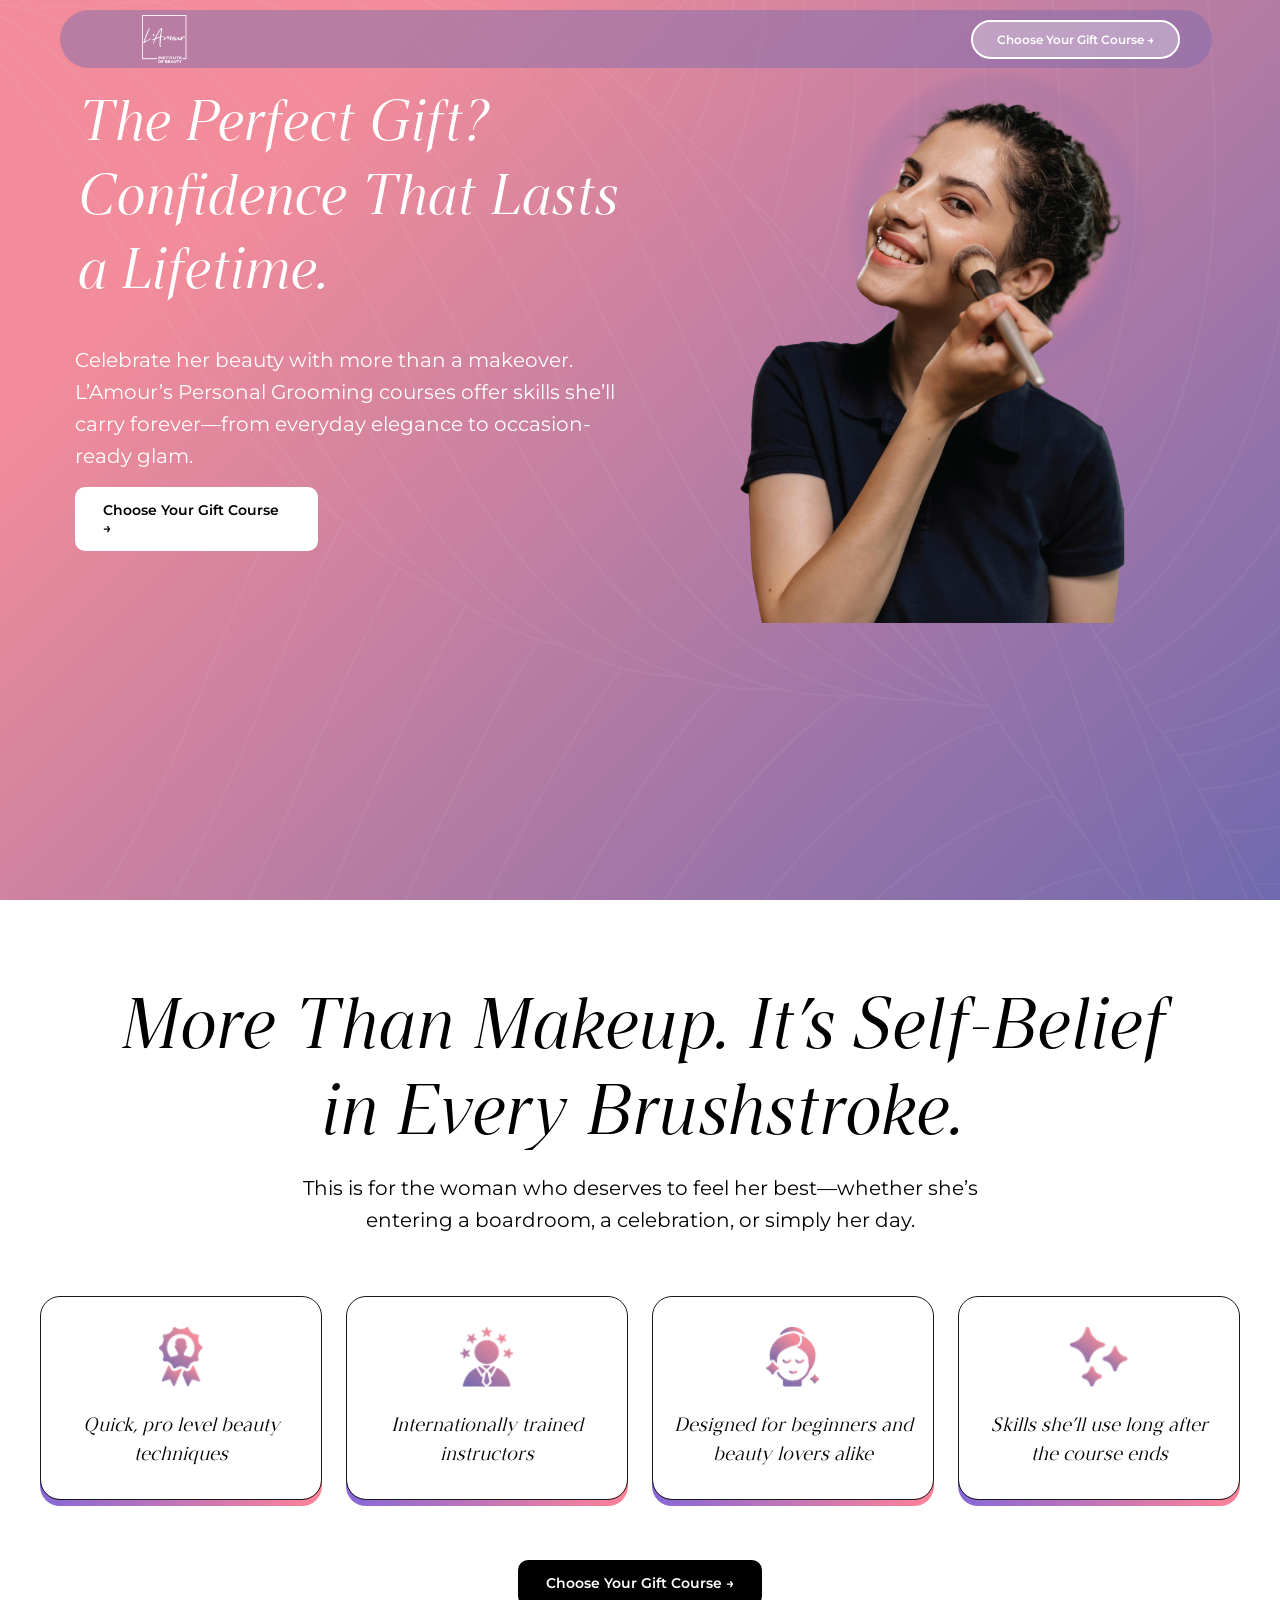
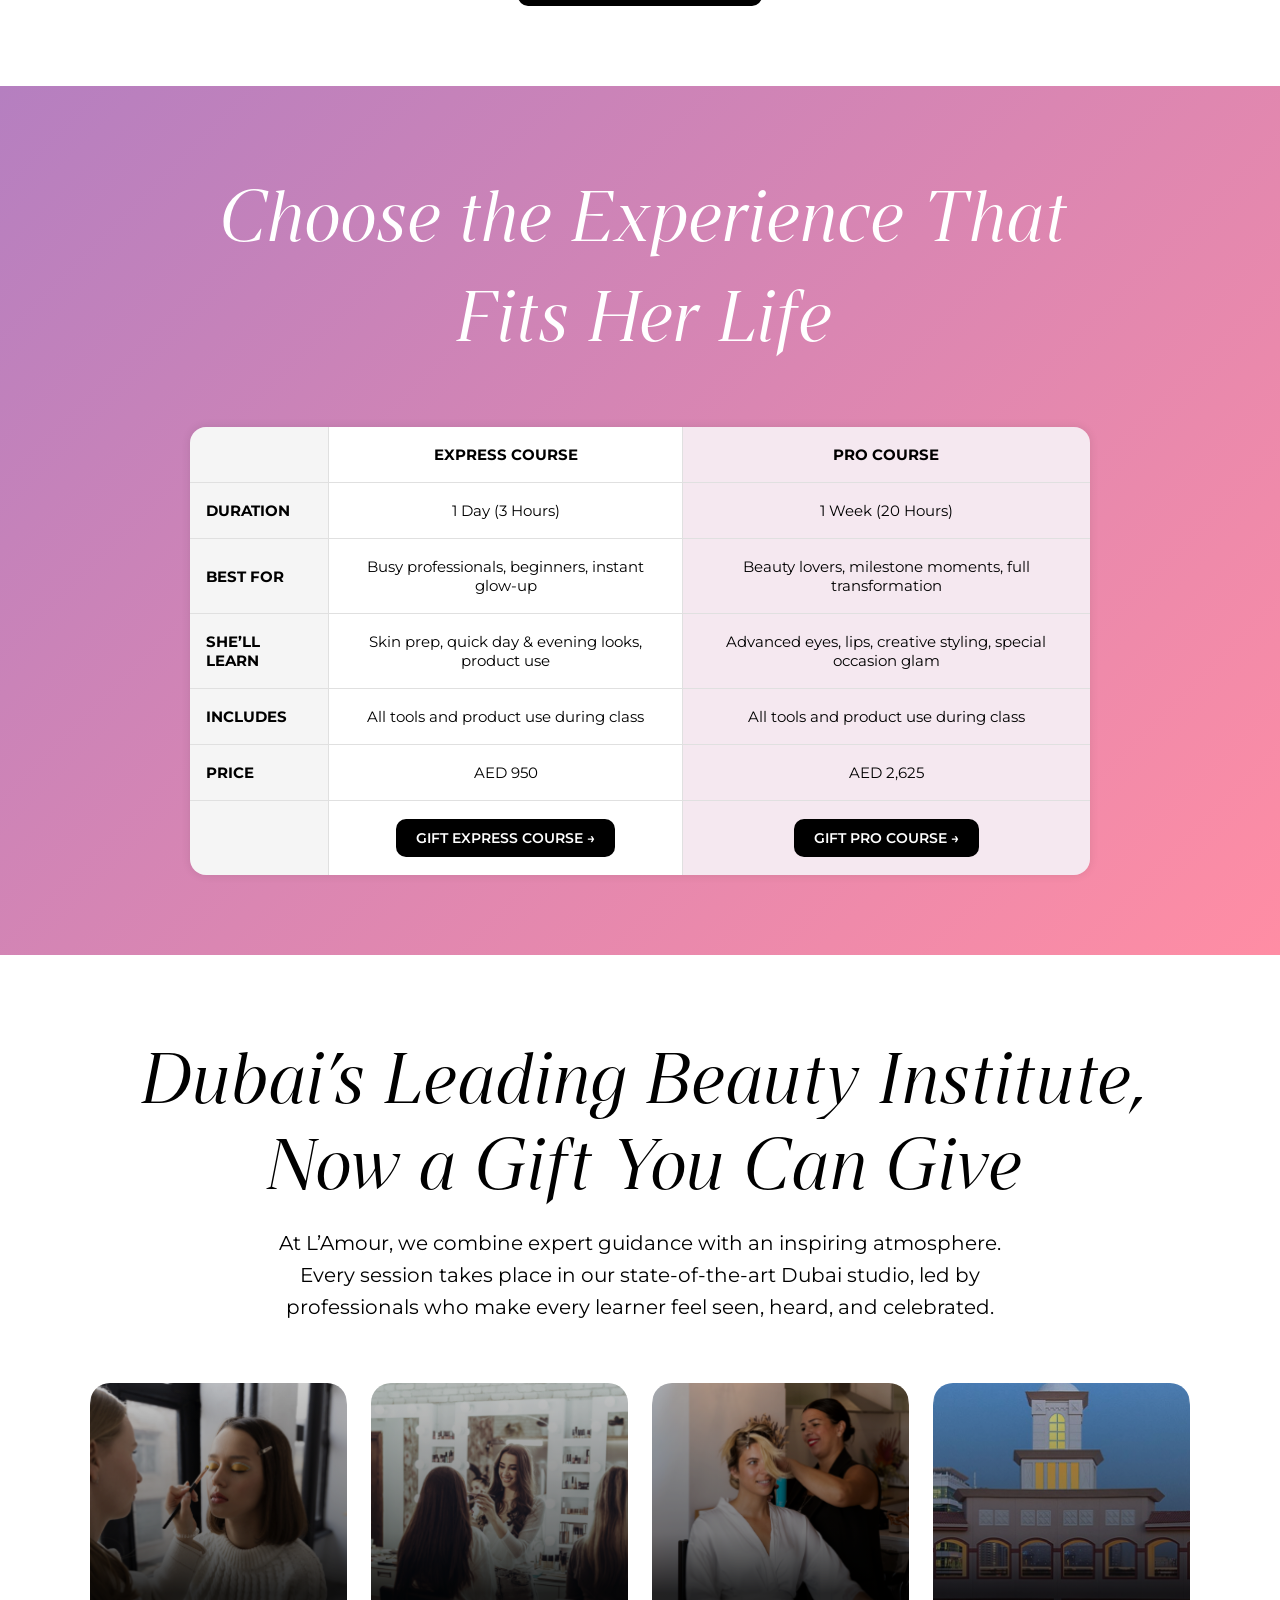
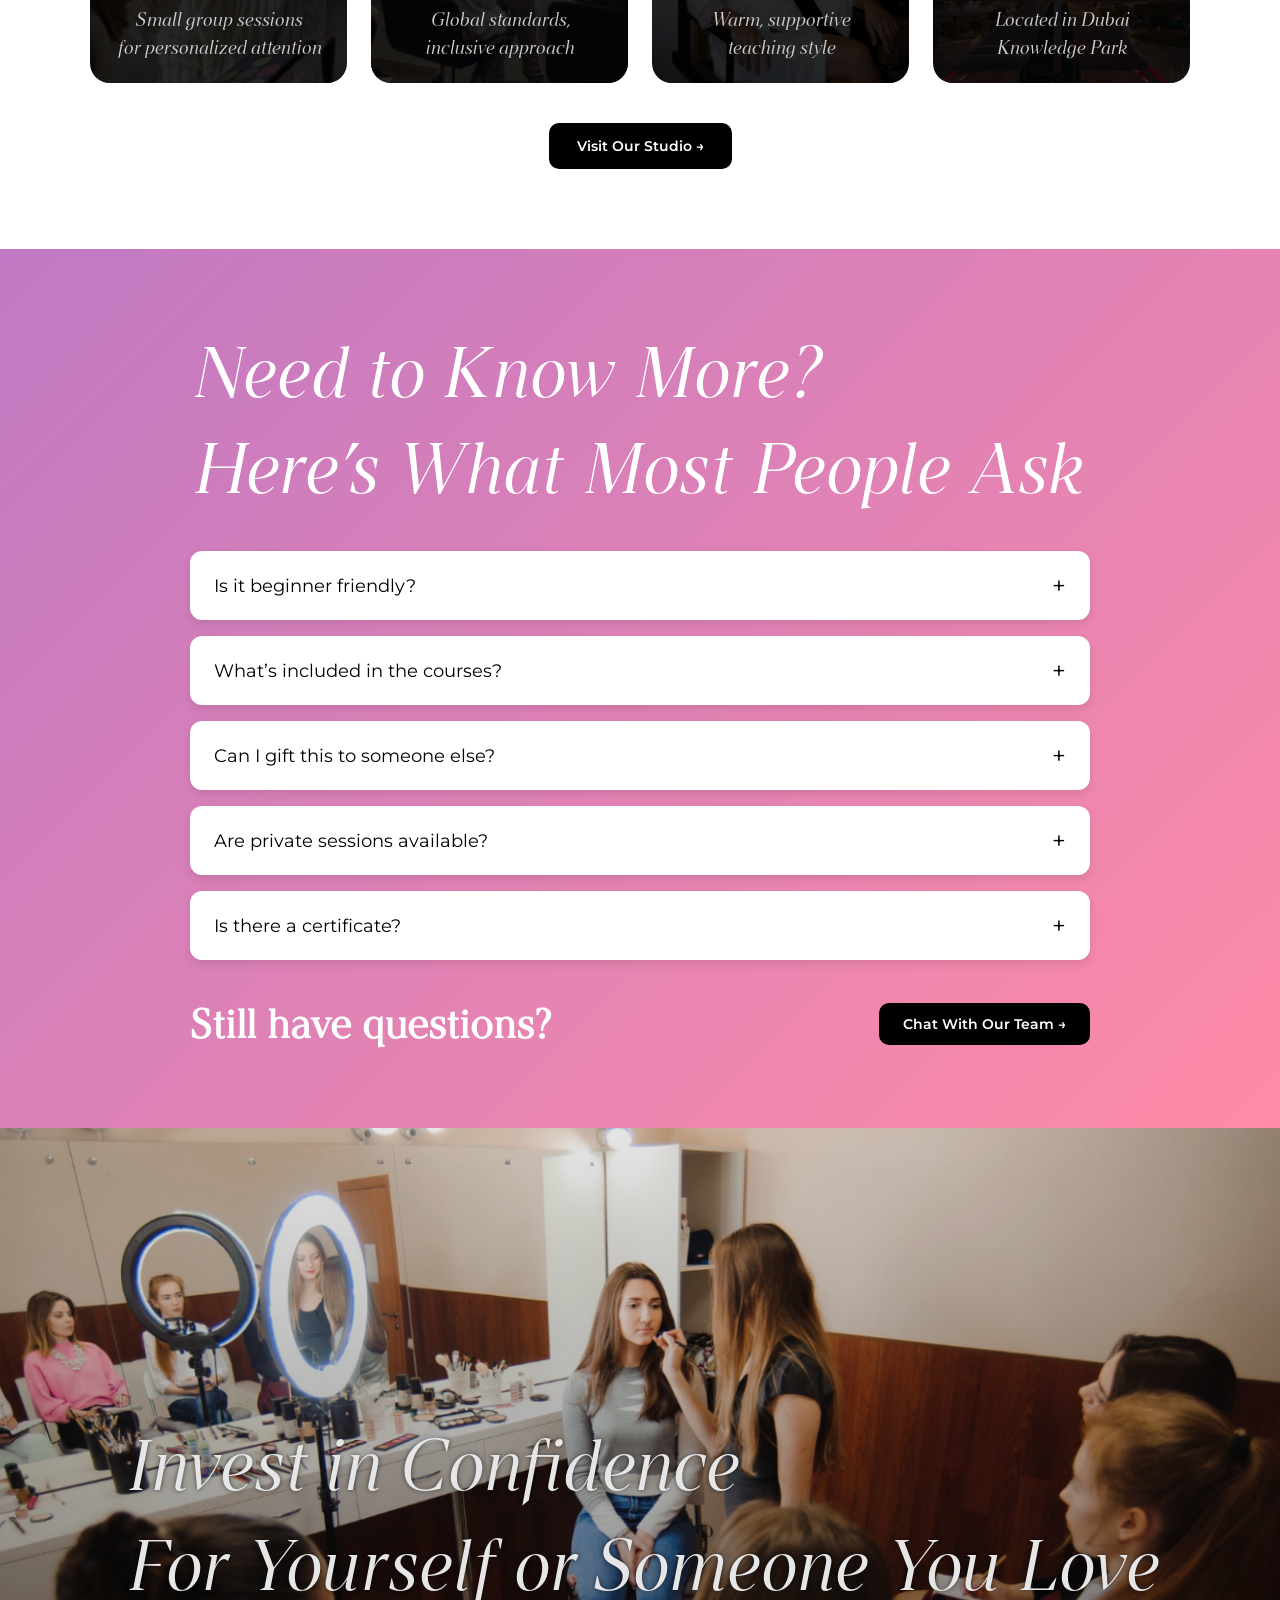
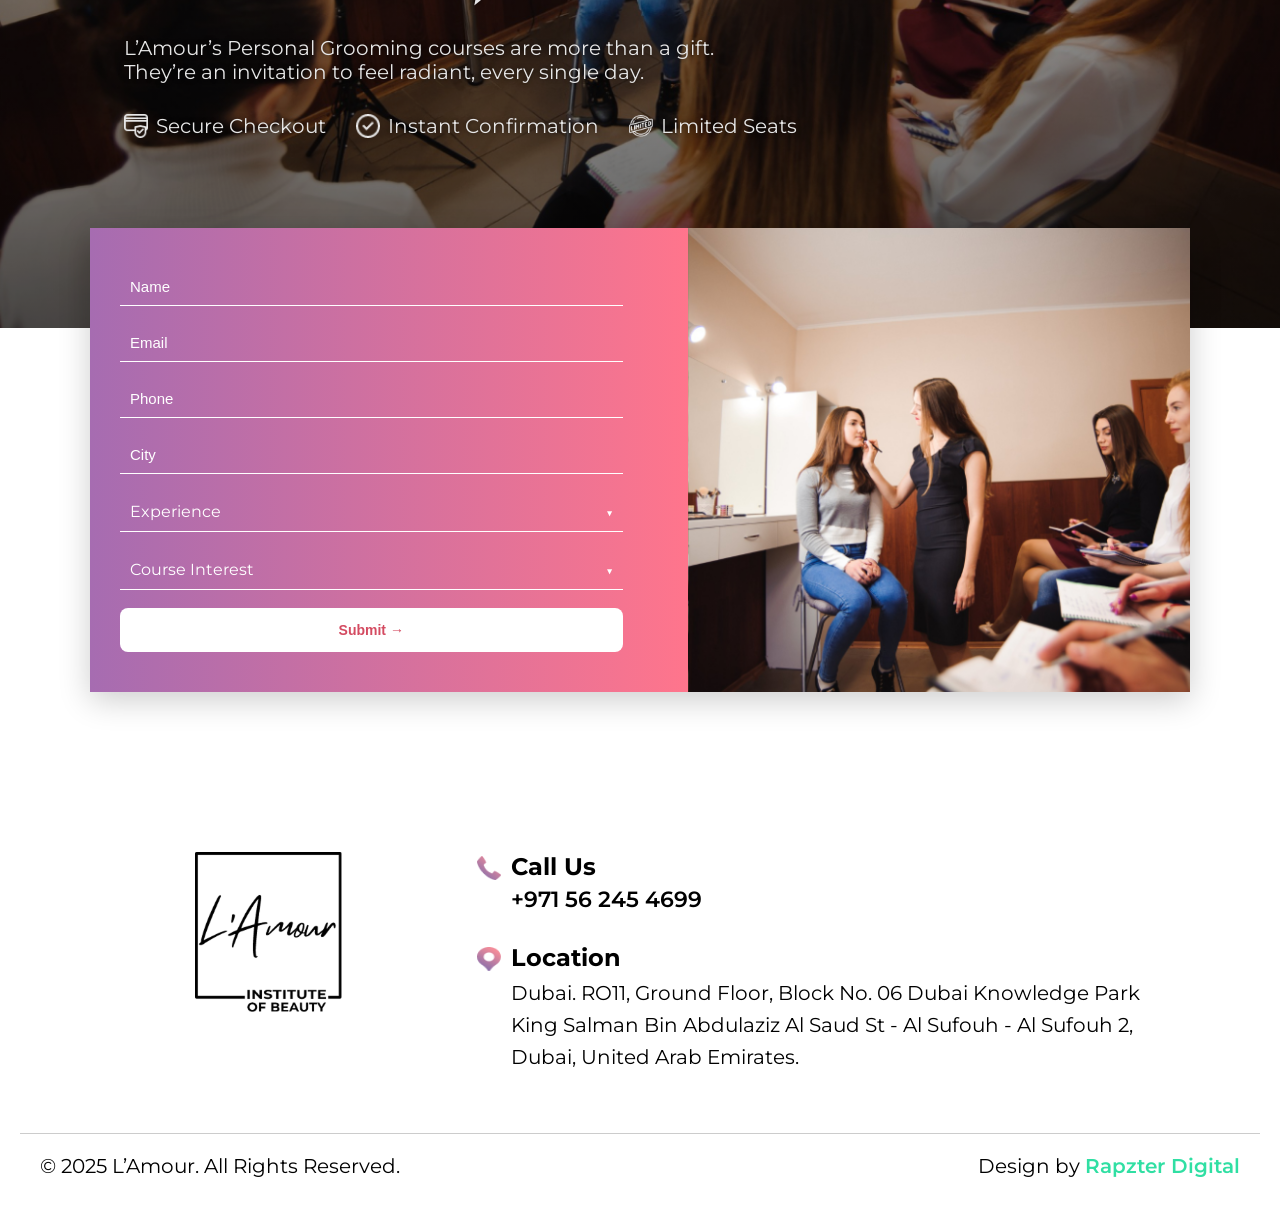
<file: index.html>
<!DOCTYPE html>
<html lang="en">
  <head>
    <meta charset="UTF-8" />
    <meta name="viewport" content="width=device-width, initial-scale=1.0" />
    <title>L’Amour | Personal Grooming Hero</title>
    <link href='https://fonts.googleapis.com/css?family=Montserrat' rel='stylesheet'>
    <link href='css/style.css' rel='stylesheet'>
    <link href='css/responsive.css' rel='stylesheet'>
  </head>
  <body>
    <!-- hero section  -->
    <section class="hero">
      <div class="hero-topbar">
        <div class="logo-image">
          <img src="images/logo-white.png" alt="L’Amour Institute of Beauty Logo" />
        </div>
        <a href="#" class="top-cta-button enquire-trigger">Choose Your Gift Course →</a>
      </div>
     <div class="hero-content row">
  <!-- Left Column -->
  <div class="hero-left column">
    <h1>The Perfect Gift? Confidence That Lasts a Lifetime.</h1>
    <p>
      Celebrate her beauty with more than a makeover. L’Amour’s Personal Grooming courses offer
      skills she’ll carry forever—from everyday elegance to occasion-ready glam.
    </p>
    <a href="#course-comparison" class="bottom-cta-button">Choose Your Gift Course →</a>
  </div>

  <!-- Right Column -->
  <div class="hero-right column">
    <img src="images/header-banner.png" alt="Model showcasing beauty transformation" />
  </div>
</div>

    </section>

    <!-- feature section -->
    <section class="features">
      <div class="features-container">
        <h2 class="features-heading"> More Than Makeup. It’s Self-Belief <br />
          <em>in Every Brushstroke.</em>
        </h2>
        <p class="features-subtext"> This is for the woman who deserves to feel her best—whether she’s entering a 
        boardroom, a celebration, or simply her day. </p>
        <div class="features-grid">
          <div class="feature-card-wrapper">
            <div class="feature-card">
              <img src="images/sec2-icon-1.png" alt="Icon" />
              <p>
                <em>Quick, pro level beauty techniques</em>
              </p>
            </div>
          </div>
          <div class="feature-card-wrapper">
            <div class="feature-card">
              <img src="images/sec2-icon-2.png" alt="Icon" />
              <p>
                <em>Internationally trained instructors</em>
              </p>
            </div>
          </div>
          <div class="feature-card-wrapper">
            <div class="feature-card">
              <img src="images/sec2-icon-3.png" alt="Icon" />
              <p>
                <em>Designed for beginners and beauty lovers alike</em>
              </p>
            </div>
          </div>
          <div class="feature-card-wrapper">
            <div class="feature-card">
              <img src="images/sec2-icon-4.png" alt="Icon" />
              <p>
                <em>Skills she’ll use long after the course ends</em>
              </p>
            </div>
          </div>
        </div>
        <div class="features-dots">
          <span class="dot active"></span>
          <span class="dot"></span>
          <span class="dot"></span>
          <span class="dot"></span>
        </div>
        <a href="#" class="features-cta enquire-trigger">Choose Your Gift Course →</a>
      </div>
    </section>
<section id="course-comparison" class="course-comparison">
      <div class="course-container">
        <h2 class="course-title">Choose the Experience That <br>Fits Her Life </h2>
        <table class="comparison-table">
          <tr>
            <th></th>
            <th>EXPRESS COURSE</th>
            <th>PRO COURSE</th>
          </tr>
          <tr>
            <td class="label-cell">DURATION</td>
            <td class="express-cell">1 Day (3 Hours)</td>
            <td class="pro-cell">1 Week (20 Hours)</td>
          </tr>
          <tr>
            <td class="label-cell">BEST FOR</td>
            <td class="express-cell">Busy professionals, beginners, instant glow-up</td>
            <td class="pro-cell">Beauty lovers, milestone moments, full transformation</td>
          </tr>
          <tr>
            <td class="label-cell">SHE’LL LEARN</td>
            <td class="express-cell">Skin prep, quick day & evening looks, product use</td>
            <td class="pro-cell">Advanced eyes, lips, creative styling, special occasion glam</td>
          </tr>
          <tr>
            <td class="label-cell">INCLUDES</td>
            <td class="express-cell">All tools and product use during class</td>
            <td class="pro-cell">All tools and product use during class</td>
          </tr>
          <tr>
            <td class="label-cell">PRICE</td>
            <td class="express-cell">AED 950</td>
            <td class="pro-cell">AED 2,625</td>
          </tr>
          <tr>
            <td class="label-cell"></td>
            <td class="express-cell">
              <!-- <button class="gift-button enquire-trigger">GIFT EXPRESS COURSE →</button> -->
               <a href="https://zohosecurepay.com/checkout/u9nxuby-qi0fbtb8xuw371/Personal-Grooming--Express-Course" class="gift-button">GIFT EXPRESS COURSE →</a>
            </td>
            <td class="pro-cell">
              <!-- <button class="gift-button enquire-trigger">GIFT PRO COURSE →</button> -->
               <a href="https://zohosecurepay.com/checkout/53xm58w-k0r4e2ex7vw72a/Personal-Grooming--Pro-Course" class="gift-button">GIFT PRO COURSE →</a>
            </td>
          </tr>
        </table>
      </div>
    </section>

    <!-- heightlight section  -->
    <section class="institute-highlights">
      <div class="highlight-container">
        <h2 class="highlight-title">Dubai’s Leading Beauty Institute, <br>Now a Gift You Can Give </h2>
        <p class="highlight-subtext"> At L’Amour, we combine expert guidance with an inspiring atmosphere. Every session takes place in our state-of-the-art Dubai studio, led by professionals who make every learner feel seen, heard, and celebrated. </p>
        <div class="highlight-grid">
          <div class="highlight-card bg1">
            <div class="card-overlay">
              <p>Small group sessions <br>for personalized attention </p>
            </div>
          </div>
          <div class="highlight-card bg2">
            <div class="card-overlay">
              <p>Global standards, <br>inclusive approach </p>
            </div>
          </div>
          <div class="highlight-card bg3">
            <div class="card-overlay">
              <p>Warm, supportive <br>teaching style </p>
            </div>
          </div>
          <div class="highlight-card bg4">
            <div class="card-overlay">
              <p>Located in Dubai <br>Knowledge Park </p>
            </div>
          </div>
        </div>
        <div class="highlight-dots">
          <span class="dot active"></span>
          <span class="dot"></span>
          <span class="dot"></span>
          <span class="dot"></span>
        </div>
        <a href="#" class="highlight-cta enquire-trigger">Visit Our Studio →</a>
      </div>
    </section>
    <!-- faq page -->
    <section class="faq-section">
      <div class="faq-container">
        <h2 class="faq-title"> Need to Know More? <br>
          <span>Here’s What Most People Ask</span>
        </h2>
        <div class="faq-item">
          <button class="faq-question"> Is it beginner friendly? <span class="faq-toggle"></span>
          </button>
          <div class="faq-answer"> Yes! It’s designed for all levels, especially first-timers. </div>
        </div>
        <div class="faq-item">
          <button class="faq-question"> What’s included in the courses? <span class="faq-toggle"></span>
          </button>
          <div class="faq-answer"> We provide all the tools and products needed during the sessions. No need to bring anything. </div>
        </div>
        <div class="faq-item">
          <button class="faq-question"> Can I gift this to someone else? <span class="faq-toggle"></span>
          </button>
          <div class="faq-answer"> Absolutely! You can purchase the course as a gift for anyone you’d like. </div>
        </div>
        <div class="faq-item">
          <button class="faq-question"> Are private sessions available? <span class="faq-toggle"></span>
          </button>
          <div class="faq-answer"> Yes, private sessions are available upon request with an upgraded package. </div>
        </div>
        <div class="faq-item">
          <button class="faq-question"> Is there a certificate? <span class="faq-toggle"></span>
          </button>
          <div class="faq-answer"> Yes! A certificate of completion is awarded after finishing the course. </div>
        </div>
        <div class="faq-bottom">
          <p class="faq-left-text">Still have questions?</p>
          <a href="#" class="faq-chat-button enquire-trigger">Chat With Our Team →</a>
        </div>
      </div>
    </section>
    <!-- top overlay text  -->
    <div class="top-wrapper">
       <div class="overlay-layer"></div> <!-- NEW LAYER -->
      <div class="top-overlay">
        <h2 class="confidence-title">
          Invest in Confidence <br />
          <span>For Yourself or Someone You Love</span>
        </h2>
        <p class="confidence-subtext">
          L’Amour’s Personal Grooming courses are more than a gift. They’re an invitation to feel radiant, every single day.
        </p>
        <div class="confidence-icons">
          <div class="icon-item">
            <img src="images/icon-secure.png" alt="Secure Checkout" />
            <span>Secure Checkout</span>
          </div>
          <div class="icon-item">
            <img src="images/icon-confirm.png" alt="Instant Confirmation" />
            <span>Instant Confirmation</span>
          </div>
          <div class="icon-item">
            <img src="images/icon-seats.png" alt="Limited Seats" />
            <span>Limited Seats</span>
          </div>
        </div>
      </div>
      </div>
      <!-- contact form  -->
      <div class="overlay-form-container">
        <div class="contact-form-wrapper">
          <div class="new-contact-form">
            <!-- <h2>Contact Us</h2> -->
            <form action="form-handler.php" method="POST">
  <input type="text" name="name" placeholder="Name" required>
  <input type="email" name="email" placeholder="Email" required>
  <input type="tel" name="phone" placeholder="Phone" required>
  <input type="text" name="city" placeholder="City" required>
<!-- 
  <div class="select-wrapper">
    <select name="city" required>
      <option disabled selected>City</option>
      <option>Dubai</option>
      <option>Abu Dhabi</option>
    </select>
  </div> -->

  <div class="select-wrapper">
    <select name="experience" required>
      <option disabled selected>Experience</option>
      <option>Beginner</option>
      <option>Intermediate</option>
      <option>Advanced</option>
    </select>
  </div>

  <div class="select-wrapper">
    <select name="course" required>
      <option disabled selected>Course Interest</option>
      <option>Express Course </option>
      <option>Pro Course</option>
    </select>
  </div>

  <button type="submit">Submit →</button>
</form>

          </div>
          <div class="form-right"></div>
        </div>
      </div>
    </div>

    <!-- footer section  -->
    <footer class="footer-section">
      <div class="footer-container">
        <div class="footer-logo">
          <img src="images/logo-black.png" alt="L’Amour Logo" />
        </div>
        <div class="footer-contact">
          <div class="footer-contact-item">
            <img src="images/phone-icon.png" alt="Call Icon" />
            <div>
              <strong>Call Us</strong>
              <div class="footer-phone">+971 56 245 4699</div>
            </div>
          </div>
          <div class="footer-contact-item">
            <img src="images/location-icon.png" alt="Location Icon" />
            <div>
              <strong>Location</strong>
              <p> Dubai. RO11, Ground Floor, Block No. 06 Dubai Knowledge Park <br /> King Salman Bin Abdulaziz Al Saud St - Al Sufouh - Al Sufouh 2, <br /> Dubai, United Arab Emirates. </p>
            </div>
          </div>
        </div>
      </div>
      <div class="footer-bottom">
        <p class="left">© 2025 L’Amour. All Rights Reserved.</p>
        <p class="right">Design by <span class="highlight">Rapzter Digital</span></p>
      </div>


    </footer>

   <div class="enquire-modal-overlay" id="enquireModal">
  <div class="enquire-modal">
    <button class="close-modal" onclick="closeModal()">×</button>
    <div class="new-contact-form">
      <h2>Enquire Now</h2>
    <form action="form-handler.php" method="POST">
  <input type="text" name="name" placeholder="Name" required>
  <input type="email" name="email" placeholder="Email" required>
  <input type="tel" name="phone" placeholder="Phone" required>
  <input type="text" name="city" placeholder="City" required>
<!-- 
  <div class="select-wrapper">
    <select name="city" required>
      <option disabled selected>City</option>
      <option>Dubai</option>
      <option>Abu Dhabi</option>
    </select>
  </div> -->

  <div class="select-wrapper">
    <select name="experience" required>
      <option disabled selected>Experience</option>
      <option>Beginner</option>
      <option>Intermediate</option>
      <option>Advanced</option>
    </select>
  </div>

  <div class="select-wrapper">
    <select name="course" required>
      <option disabled selected>Course Interest</option>
      <option>Express Course </option>
      <option>Pro Course</option>
    </select>
  </div>

  <button type="submit">Submit →</button>
</form>

    </div>
  </div>
</div>


    <script src="js/script.js"></script>
  </body>
</html>
</file>
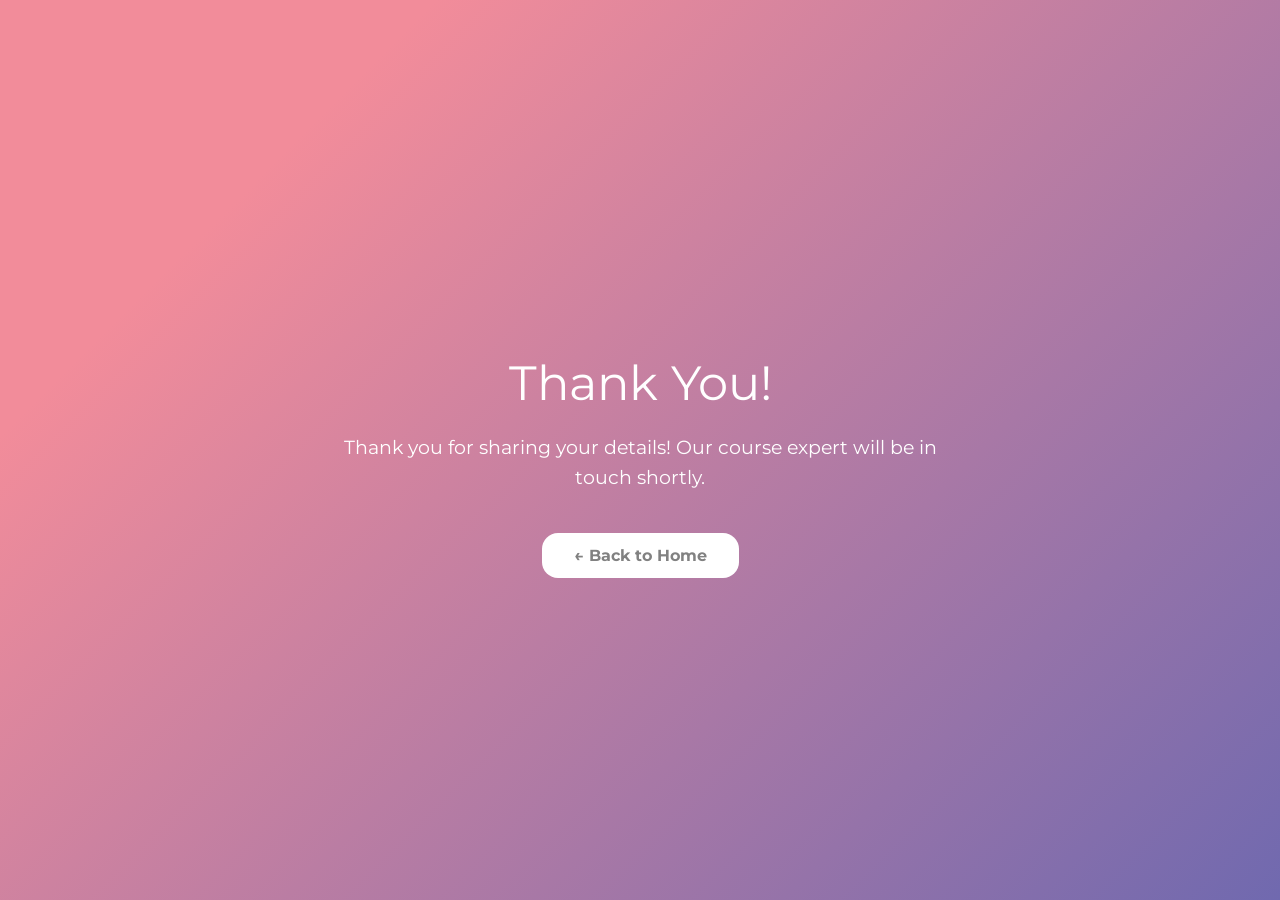
<file: thankyou.html>
<!DOCTYPE html><html lang="en"><head><meta charset="UTF-8"><meta name="viewport" content="width=device-width,initial-scale=1"><title>Thank You | Li'Amour</title><link href="https://fonts.googleapis.com/css2?family=Montserrat:wght@400;700&display=swap" rel="stylesheet"><link href="https://fonts.cdnfonts.com/css/argesta-headline" rel="stylesheet"><style>:root {
            --primary: #e6cfa7;
            --dark: #181818;
            --accent: #bfa77a;
            --font-headline: 'Argesta Headline', 'Montserrat', serif;
            --font-body: 'Montserrat', sans-serif;
        }
        body {
            display: flex;
            justify-content: center;
            align-items: center;
            min-height: 100vh;
            background: linear-gradient(135deg, #F28C9A 20%, #7069AF 100%);
            color: #fff;
            text-align: center;
            font-family: var(--font-body);
            margin: 0;
            padding: 20px;
            box-sizing: border-box;
        }
        .thank-you-container {
            max-width: 600px;
        }
        .thank-you-title {
            font-family: var(--font-headline);
            font-size: 3rem;
            margin-bottom: 1rem;
            font-weight: 400;
        }
        .thank-you-message {
            font-size: 1.2rem;
            line-height: 1.6;
            margin-bottom: 2.5rem;
        }
        .back-link {
            display: inline-block;
            padding: 0.8rem 2rem;
            background: #fff;
            color: rgb(129, 129, 129);
            text-decoration: none;
            font-weight: 700;
            border-radius: 16px;
            transition: background 0.2s;
        }
        .back-link:hover {
            background: #d4d4d4;
        }</style></head><body><div class="thank-you-container"><h1 class="thank-you-title">Thank You!</h1><p class="thank-you-message">Thank you for sharing your details! Our course expert will be in touch shortly.</p><a href="index.html" class="back-link">← Back to Home</a></div><script>// Redirect to the home page after 15 seconds
    setTimeout(function() {
        window.location.href = 'index.html';
    }, 15000); // 15000 milliseconds = 15 seconds</script></body></html>
</file>
<file: css/style.css>
/* font import section */

@font-face {
  font-family: "Argesta Headline";
  src: url("../fonts/ArgestaHeadline-Regular.otf") format("opentype");
  font-weight: normal;
  font-style: normal;
}

/* Headline Italic */
@font-face {
  font-family: "Argesta Headline Italic";
  src: url("../fonts/ArgestaHeadline-RegularItalic.otf") format("opentype");
  font-weight: normal;
  font-style: italic;
}

/* Text Regular */
@font-face {
  font-family: "Argesta Text";
  src: url("../fonts/ArgestaText-Regular.otf") format("opentype");
  font-weight: normal;
  font-style: normal;
}

/* Text Italic */
@font-face {
  font-family: "Argesta Text Italic";
  src: url("../fonts/ArgestaText-RegularItalic.otf") format("opentype");
  font-weight: normal;
  font-style: italic;
}

/* Display Regular */
@font-face {
  font-family: "Argesta Display";
  src: url("../fonts/ArgestaDisplay-Regular.otf") format("opentype");
  font-weight: normal;
  font-style: normal;
}

/* Display Italic */
@font-face {
  font-family: "Argesta Display Italic";
  src: url("../fonts/ArgestaDisplay-RegularItalic.otf") format("opentype");
  font-weight: normal;
  font-style: italic;
}

/* Hairline Regular */
@font-face {
  font-family: "Argesta Hairline";
  src: url("../fonts/ArgestaHairline-Regular.otf") format("opentype");
  font-weight: 100;
  font-style: normal;
}

/* css begin */

* {
  margin: 0;
  padding: 0;
  box-sizing: border-box;
}

body {
  font-family: "Montserrat";
  background-color: #fff;
  overflow-x: hidden;
  color: white;
}
.container {
  width: 100%;
  max-width: 1200px; /* You can change this to 1100px or 1000px if needed */
  margin-left: auto;
  margin-right: auto;
  padding-left: 15px;
  padding-right: 15px;
  box-sizing: border-box;
}
.hero {
  position: relative;
  display: flex;
  flex-direction: column;
  min-height: 100vh;
  padding: 40px 60px 30px;
  background: linear-gradient(135deg, #F28C9A 20%, #7069AF 100%);
  overflow: hidden;
}

.hero::before {
  content: "";
  position: absolute;
  top: 0; left: 0; right: 0; bottom: 0;
  background: url("../images/hero-top.png") no-repeat top center;
  background-size: cover;
  opacity: 0.5; /* 50% visible */
  z-index: 0;
}

/* Make sure content stays above background */
.hero > * {
  position: relative;
  z-index: 1;
}




.hero-topbar {
  position: fixed;
  width: 90%;
  background: #7E6DAD7D;
  display: flex;
  justify-content: space-between;
  align-items: center;
  padding: 5px 32px;
  border-radius: 100px;
  margin-bottom: 60px;
  flex-wrap: wrap;
  gap: 10px;
  z-index: 3;
  backdrop-filter: blur(1px);
  margin-top: -30px;
} 




.logo-image img {
  height: 48px;
  object-fit: contain;
  display: block;
  padding-left: 50px;
}

.top-cta-button {
  border: 2px solid white;
  padding: 10px 24px;
  border-radius: 50px;
  background: #FFFFFF4F;
  color: white;
  font-weight: 600;
  font-size: 12px;
  text-decoration: none;
  transition: 0.3s ease all;
}

.top-cta-button:hover {
  background: #ffffff70;
  color: #fff;
}

/* .hero-content { 
  display: flex;
  justify-content: space-between;
  align-items: center;
  flex-wrap: wrap;
  flex: 1;
  margin-top: 25px;
}*/
/* Flex row container */
.row {
  display: flex;
  flex-wrap: wrap;
  margin: 0 -15px;
}

/* Columns inside the row */
.column {
  padding: 0 15px;
  flex: 1 1 50%; /* Two equal-width columns */
}

/* Adjust if needed */
.hero-left {
  display: flex;
  flex-direction: column;
  justify-content: center;
  padding-left: 30px;
}

.hero-right {
  display: flex;
  justify-content: flex-end;
  align-items: flex-end;
  position: relative;
  padding-right: 30px;
}

.hero-right img {
  max-width: 100%;
  height: auto;
  object-fit: contain;
  position: relative;
  z-index: 2;
  top: 30px;
}

/* Text styles */
.hero-left h1 {
  font-family: "Argesta Headline Italic";
  font-size: 57px;
  margin-bottom: 39px;
  line-height: 1.3;
  font-weight: normal;
}

.hero-left p {
  font-size: 1.25rem;
  line-height: 1.6;
  margin-bottom: 15px;
  max-width: 600px;
}

.bottom-cta-button {
  padding: 14px 28px;
  background: white;
  color: #000;
  font-weight: 600;
  border-radius: 10px;
  font-size: 14px;
  text-decoration: none;
  display: inline-block;
  transition: 0.3s;
  width: 243px;

}

.bottom-cta-button:hover {
  background-color: #eee;
}

/* Glow Circle Background */
.glow-circle {
position: absolute;
    width: 750px;
    height: 750px;
    background: url(../images/Header-Ellipse.png) no-repeat center;
    background-size: auto;
    background-size: cover;
    right: -261px;
    bottom: 134px;
    z-index: 1;
    pointer-events: none;
}


/* .hero-right img {
  max-width: 100%;
  height: auto;
  max-height: 675px;
  object-fit: contain;
  margin-bottom: -4px;
} */

/* Features Section (Section 2) */
.features {
  background: #fff;
  padding: 80px 20px;
  text-align: center;
  color: #000;
}

.features-container {
  max-width: 1200px;
  margin: 0 auto;
}

.features-heading {
  font-family: "Argesta Headline Italic";
  font-size: 4.5rem;
  font-weight: 100;
  margin-bottom: 20px;
}

.features-subtext {
  font-family: "Montserrat";
  font-size: 1.25rem;
  max-width: 700px;
  margin: 0 auto 60px;
  line-height: 1.6;
  font-weight: 400;
}

.features-grid {
  display: grid;
  grid-template-columns: repeat(auto-fit, minmax(240px, 1fr));
  gap: 24px;
  margin-bottom: 40px;
}

.feature-card-wrapper {
  position: relative;
  display: inline-block;
  margin-bottom: 20px; /* space for gradient */
}

.feature-card {
  position: relative;
  background: #fff;
  border: 1px solid #191818;
  border-radius: 20px;
  padding: 30px 20px;
  box-sizing: border-box;
  z-index: 2;
  background-clip: padding-box;
}

.feature-card-wrapper::after {
  content: "";
  position: absolute;
  bottom: -6px;
  left: 0;
  width: 100%;
  height: 25px;
  background: linear-gradient(to right, #7a57d1, #ff758c);
  border-radius: 0 0 20px 20px;
  z-index: 1;
  opacity: 0.9;
}

.feature-card-wrapper:hover .feature-card {
  box-shadow: 0 8px 20px rgba(0, 0, 0, 0.1); /* slight shadow on lift */
}
.feature-card-wrapper:hover::after {
  opacity: 1;
  transform: translateY(2px);
}
.feature-card img {
  height: 60px;
  margin-bottom: 20px;
}

.feature-card p {
  font-family: "Argesta Headline";
  font-style: italic;
  font-size: 1.2rem;
  line-height: 1.5;
}

.features-cta {
  display: inline-block;
  background: #000;
  color: white;
  padding: 14px 28px;
  font-weight: 600;
  border-radius: 10px;
  font-size: 14px;
  text-decoration: none;
  transition: 0.3s;
}

.features-cta:hover {
  background: #333;
}

.features-dots {
  display: none;
  justify-content: center;
  gap: 12px;
  margin: 20px;
}

.features-dots .dot {
  width: 10px;
  height: 10px;
  background: #ccc;
  border-radius: 50%;
  transition: background 0.3s ease;
}

.features-dots .dot.active {
  background: #000;
}

/* Course Comparison Section (Section 3) */
.course-comparison {
  background: linear-gradient(135deg, #b57fc0, #ff8da4);
  padding: 80px 20px;
  text-align: center;
}

.course-container {
  max-width: 1100px;
  margin: 0 auto;
}

.course-title {
  font-family: "Argesta Headline Italic";
  font-size: 4.5rem;
  font-weight: 100;
  color: white;
  margin-bottom: 60px;
  line-height: 1.4;
}

.comparison-table {
  width: 100%;
  max-width: 900px;
  margin: auto;
  border-collapse: collapse;
  border-radius: 16px;
  overflow: hidden;
  box-shadow: 0 0 10px rgba(0, 0, 0, 0.1);
  border: none;
}

.comparison-table th,
.comparison-table td {
  padding: 18px 16px;
  text-align: center;
  font-size: 15px;
  vertical-align: middle;
  word-wrap: break-word;
  border: 1px solid #e0e0e0;
}


.comparison-table td.label-cell {
  background-color: #f5f5f5;
  color: black;
  font-weight: bold;
  text-align: left;
}


.comparison-table td.express-cell {
  background-color: #ffffff;
  color: black;
}


.comparison-table td.pro-cell {
  background-color: #f5e8f0;
  color: black;
}


.comparison-table th:first-child {
  background-color: #f5f5f5;
  color: black;
}

.comparison-table th:nth-child(2) {
  background-color: #ffffff;
  color: black;
}

.comparison-table th:nth-child(3) {
  background-color: #f5e8f0;
  color: black;
}


.comparison-table tr:first-child th {
  border-top: none;
}

.comparison-table tr:last-child td {
  border-bottom: none;
}

.comparison-table th:first-child,
.comparison-table td:first-child {
  border-left: none;
}

.comparison-table th:last-child,
.comparison-table td:last-child {
  border-right: none;
}

/* 
.gift-button {
  background-color: black;
  color: white;
  padding: 10px 20px;
  border-radius: 10px;
  border: none;
  cursor: pointer;
  font-weight: 600;
  font-size: 14px;
  font-family: 'Montserrat';
  text-decoration: none;
} */

.gift-button {
  display: inline-block;
  text-align: center;
  padding: 10px 20px;
  border-radius: 10px;
  background-color: black;
  color: white;
  text-decoration: none;
  font-weight: 600;
  font-size: 14px;
  font-family: 'Montserrat', sans-serif;
  transition: 0.3s ease;
     /* Prevents line breaks */
  box-sizing: border-box;     /* Ensures padding doesn't break layout */
  max-width: 100%;
}

.gift-button:hover {
   background: #333;
  color: #ffffff;
  transform: translateY(-2px); 
  box-shadow: 0 8px 16px rgba(0, 0, 0, 0.2); 
}

/* Institute Highlights Section (Section 4) */
.institute-highlights {
  background: #fff;
  color: #000;
  padding: 80px 20px;
  text-align: center;
}

.highlight-container {
  max-width: 1100px;
  margin: 0 auto;
}

.highlight-title {
  font-family: "Argesta Headline Italic";
  font-size: 4.5rem;
  font-weight: 100;
  margin-bottom: 20px;
}

.highlight-subtext {
  font-size: 1.25rem;
  max-width: 750px;
  margin: 0 auto 60px;
  line-height: 1.6;
  font-weight: 400;
}

.highlight-grid {
  display: grid;
  grid-template-columns: repeat(auto-fit, minmax(240px, 1fr));
  gap: 24px;
  margin-bottom: 40px;
}

.highlight-card {
  position: relative;
  height: 300px;
  border-radius: 20px;
  overflow: hidden;
  background-size: cover;
  background-position: center;
}

.card-overlay {
  position: absolute;
  bottom: 0;
  width: 100%;
  height: 100%; 
  padding: 20px;
  background: linear-gradient(to top, rgba(0, 0, 0, 0.8) 30%, rgba(0, 0, 0, 0.4) 50%, transparent 100%);
  color: white;
  font-family: "Argesta Headline Italic";
  font-size: 1.2rem;
  line-height: 1.5;
  display: flex;
  justify-content: center;   
  align-items: flex-end;    
  text-align: center; 
}


.bg1 {
  background-image: url("../images/sec4-img-1.png");
  filter: brightness(0.8);
}
.bg2 {
  background-image: url("../images/sec4-img-2.png");
  filter: brightness(0.8);
}
.bg3 {
  background-image: url("../images/sec4-img-3.png");
  filter: brightness(0.8);
}
.bg4 {
  background-image: url("../images/sec4-img-4.png");
  filter: brightness(0.8);
}

.highlight-dots {
  display: none; 
  justify-content: center;
  gap: 8px;
  margin: 20px;
}

.dot {
  width: 10px;
  height: 10px;
  background: #ccc;
  border-radius: 50%;
  transition: background 0.3s ease;
}

.dot.active {
  background: #000;
}

.highlight-cta {
  display: inline-block;
  background: #000;
  color: white;
  padding: 14px 28px;
  font-weight: 600;
  border-radius: 10px;
  font-size: 14px;
  text-decoration: none;
  transition: 0.3s;
}

.highlight-cta:hover {
  background: #333;
}

/* FAQ Section (Section 5) */
.faq-section {
  background: linear-gradient(135deg, #c079c3, #ff8ba7);
  padding: 80px 20px;
  color: #000;
}

.faq-container {
  max-width: 900px;
  margin: 0 auto;
}

.faq-title {
  font-family: "Argesta Headline Italic";
  font-size: 4.5rem;
  font-weight: 100;
  margin-bottom: 40px;
  color: #ffffff;
}

.faq-title span {
  font-weight: 400;
  font-style: italic;
  display: block;
  margin-top: 10px;
}

.faq-item {
  background: #fff;
  border-radius: 12px;
  margin-bottom: 16px;
  overflow: hidden;
  text-align: left;
  box-shadow: 0 4px 10px rgba(0, 0, 0, 0.1);
  transition: all 0.3s ease;
}

.faq-question {
  font-family: "Montserrat";
  width: 100%;
  padding: 20px 24px;
  background: none;
  border: none;
  outline: none;
  font-size: 1.1rem;
  font-weight: 600;
  display: flex;
  justify-content: space-between;
  align-items: center;
  cursor: pointer;
  color: #000;
}

.faq-toggle {
  font-size: 1.5rem;
  transition: transform 0.2s ease;
  color: #000;
}

.faq-toggle::before {
  content: "+";
}

.faq-item.active .faq-toggle::before {
  content: "–";
}

.faq-answer {
  padding: 0 24px;
  max-height: 0;
  overflow: hidden;
  transition: max-height 0.3s ease, padding 0.3s ease;
  font-size: 1rem;
  line-height: 1.6;
  font-weight: 400;
  color: #333;
}


.faq-question {
  font-weight: 400; 
  transition: font-weight 0.3s;
}

.faq-item.active .faq-question {
  font-weight: 700;
}


.faq-item.active .faq-answer {
  max-height: 200px; 
  padding: 20px 24px 24px;
}

.faq-bottom {
  margin-top: 40px;
  display: flex;
  justify-content: space-between;
  align-items: center;
  flex-wrap: wrap;
  gap: 10px;
}

.faq-left-text {
  font-size: 2.5rem;
  font-weight: 600;
  color: #fff;
  font-family: "Argesta Headline";
}

.faq-chat-button {
  background: #000;
  color: #fff;
  padding: 12px 24px;
  border-radius: 10px;
  font-weight: 600;
  font-size: 14px;
  text-decoration: none;
  transition: 0.3s ease;
}

.faq-chat-button:hover {
  background: #333;
}

/* Contact Section */
.top-wrapper {
  position: relative;
  width: 100%;
  height: 800px;
  background-image: url("../images/contact-top-img.png"); 
  filter: brightness(0.9);
  background-size: cover;
  background-position: center;
  color: white;
  display: flex;
  flex-direction: column;
  justify-content: flex-end;
  align-items: center;
  padding: 100px 60px;
  
}
.top-wrapper h2,
.top-wrapper p,
.top-wrapper span,
.top-wrapper form {
  color: #fff;
  text-shadow: 0 0 5px rgba(0, 0, 0, 0.6); 
}

/* .top-overlay {
  max-width: 750px;
  z-index: 2;
} */

.overlay-layer {
  position: absolute;
  inset: 0;
  background: linear-gradient(to bottom, rgba(0, 0, 0, 0) 0%, #000000 100%);
  opacity: 0.6; 
  z-index: 1;
}

.top-overlay {
  position: relative;
  z-index: 2;
  margin-bottom: 90px;
}


.confidence-title {
  font-family: "Argesta Headline Italic";
  font-size: 4.5rem;
  font-weight: 100;
  line-height: 1.4;
  margin-bottom: 20px;
}

.confidence-title span {
  display: block;
}

.confidence-subtext {
  font-size: 1.25rem;
  font-weight: 400;
  max-width: 600px;
  margin-bottom: 30px;
}

.confidence-icons {
  display: flex;
  gap: 30px;
  align-items: center;
  flex-wrap: wrap;
}

.icon-item {
  display: flex;
  align-items: center;
  gap: 8px;
  font-size: 1.25rem;
}

.icon-item img {
  width: 24px;
  height: 24px;
  object-fit: contain;
}

.overlay-form-container {
  position: relative;
  bottom: 100px;
  left: 50%;
  transform: translateX(-50%);
  z-index: 2;
  width: 100%;
  max-width: 1100px;
}



.contact-form-wrapper {
  background-color: white;
  display: flex;
  flex-direction: row;
  box-shadow: 0 8px 30px rgba(0, 0, 0, 0.2);
  overflow: hidden;
  width: 100%;
}

.new-contact-form {
  flex: 1;
  background: linear-gradient(to right, #a66cb1, #ff758c);
  padding: 40px 30px;
  display: flex;
  flex-direction: column;
  justify-content: center;
  padding-right: 65px;
}

.new-contact-form h2 {
  color: white;
  margin-bottom: 30px;
  text-align: center;
  font-size: 2rem;
  font-family: "Argesta Headline";
  font-weight: 600;
  font-style: italic;
}

.new-contact-form form {
  display: flex;
  flex-direction: column;
  gap: 18px;
}

.new-contact-form input,
.new-contact-form select {
  background: transparent;
  border: none;
  border-bottom: 1px solid #fff;
  padding: 10px;
  color: white;
  font-size: 15px;
  outline: none;
}

.new-contact-form select {
  appearance: none;
}

.new-contact-form option {
  color: #000;
}
.new-contact-form button {
  background: white;
  color: #d44b61;
  font-weight: 600;
  font-size: 14px;
  border-radius: 8px;
  border: none;
  padding: 14px;
  cursor: pointer;
  transition: 0.3s ease;
}

.new-contact-form button:hover {
  background: #f0f0f0;
}

.form-right {
  flex: 1;
  background-image: url("../images/contact-right-img.png");
  background-size: cover;
  background-position: center;
  min-height: 400px;
}


.select-wrapper {
  position: relative;
  display: block;
  width: 100%;
}

.select-wrapper select {
  appearance: none;
  -webkit-appearance: none;
  -moz-appearance: none;
  width: 100%;
  font-size: 16px;
  border: none;
  border-bottom: 1px solid #ffffff;
  background-color: transparent;
  color: #fff;
  box-sizing: border-box;
  font-family: inherit;
  padding: 10px 35px 10px 10px; /* left 10px, right 35px */
}

/* Add the ▼ arrow on the right */
.select-wrapper::after {
  content: "▼";
  position: absolute;
  right: 10px;
  top: 50%;
  transform: translateY(-50%);
  pointer-events: none;
  color: #fff;
  font-size: 12px;
}

input::placeholder {
  color: #ffffff;
  opacity: 1;
  padding-left: 0; /* Ensure no unexpected shift */
}


/* Footer */
.footer-section {
  background-color: #fff;
  color: #000;
  padding: 60px 20px 20px;
  font-family: "Montserrat";
  font-weight: normal;
  /* margin-top: 400px; */
}


.footer-container {
  max-width: 1100px;
  margin: 0 auto;
  display: flex;
  flex-wrap: wrap;
  justify-content: space-between;
  gap: 30px;
}

.footer-logo {
  flex: 1;
  min-width: 250px;
  text-align: center;
  display: flex;
  justify-content: center;
  align-items: flex-start;
}

.footer-logo img {
  max-height: 160px;
  width: auto;
}

.footer-contact {
  flex: 2;
  min-width: 300px;
}

.footer-contact-item {
  margin-bottom: 30px;
  display: flex;
  align-items: flex-start;
  gap: 10px;
}

.footer-contact-item img {
  width: 24px;
  height: 24px;
  margin-top: 4px;
}

.footer-contact-item strong {
  font-size: 24px;
  display: block;
  margin-bottom: 5px;
}

.footer-contact-item .footer-phone {
  font-size: 22px;
  font-weight: 600;
}

.footer-contact-item p {
font-family: "Montserrat";
  font-size: 1.25rem;
  line-height: 1.6;
  margin: 0;
}
.footer-bottom {
  display: flex;
  justify-content: space-between;
  align-items: center;
  flex-wrap: wrap;
  padding: 20px;
  margin-top: 30px;
  border-top: 1px solid #ccc;
  font-size: 20px;
}

.footer-bottom .left {
  text-align: left;
  flex: 1;
}

.footer-bottom .right {
  text-align: right;
  flex: 1;
}

.footer-bottom .highlight {
  color: #30dfa3;
  font-weight: 600;
}



.enquire-modal-overlay {
  position: fixed;
  inset: 0;
  background: rgba(0, 0, 0, 0.6);
  display: none;
  align-items: center;
  justify-content: center;
  z-index: 2000;
}

.enquire-modal-overlay.active {
  display: flex;
}

.enquire-modal {
  background: white;
  border-radius: 20px;
  width: 90%;
  max-width: 450px;
  padding: 5px;
  position: relative;
  box-shadow: 0 8px 30px rgba(0, 0, 0, 0.3);
}

.close-modal {
  position: absolute;
  top: 12px;
  right: 20px;
  background: none;
  border: none;
  font-size: 28px;
  color: #000;
  cursor: pointer;
}

.enquire-modal .new-contact-form {
  background: linear-gradient(to right, #a66cb1, #ff758c);
  padding: 20px;
  border-radius: 10px;
  color: white;
}

.enquire-modal .new-contact-form h2 {
  font-family: "Argesta Headline";
  font-style: italic;
  text-align: center;
  margin-bottom: 20px;
  color: white;
}

.enquire-modal input,
.enquire-modal select {
  background: transparent;
  border: none;
  border-bottom: 1px solid white;
  color: white;
  padding: 10px;
  width: 100%;
  font-size: 14px;
  margin-bottom: 12px;
}

.enquire-modal option {
  color: #000;
}

.enquire-modal button[type="submit"] {
  background: white;
  color: #d44b61;
  font-weight: 600;
  border: none;
  padding: 12px;
  width: 100%;
  margin-top: 10px;
  border-radius: 8px;
  cursor: pointer;
}
</file>
<file: css/responsive.css>
/* --- Responsive for > 768px  */

@media (max-width: 768px) {
  .hero {
    padding: 30px 20px;
    min-height: auto;
    padding-bottom: 1px;
  }
  .hero-topbar {
    flex-direction: row;
    padding: 14px 20px;
    flex-wrap: nowrap;
    margin-top: -20px;
  }


.hero-content {
    flex-direction: column;
    align-items: center;
    text-align: center;
    gap: 30px;
    min-height: auto;
  }

  .hero-left {
    /* margin-top: 60px; */
    margin-top: 120px;

    flex: 1 1 auto;
  }

  .hero-right {
    justify-content: center;
    align-items: center;
    flex: 1 1 auto;
    width: 100%;
    margin-bottom: calc(-4vh + 10px);
  }

  .hero-right img {
    max-width: 100%;
    height: auto;
    max-height: 400px;
    margin: 0 auto;
    left: 0px;
    top: 0;
  }

   .glow-circle {
    width: 200px;
    height: 200px;
    right: -30px;
    bottom: 169px;
  }
.bottom-cta-button
 {
    margin: 0 auto;
 }

/* 
  .hero-content {
    flex-direction: column;
    align-items: center;
    justify-content: flex-start;
    text-align: center;
    gap: 40px;
  } */

/* 
.hero-right {
  display: flex;

  height: 100%;
} */

  /* .hero-right img {
    max-width: 90%;
    max-height: 450px;
  } */
  /* .hero-content {
    flex-direction: column;
    text-align: center;
    margin-top: -75px;
  } */

  /* .hero-left { */
    /* margin-top: 200px;
    margin-bottom: -175px;
  } */

  .hero h1 {
    font-size: 2.2rem;
    line-height: 1.2;
    padding-left: 0px;
  }
  /* .hero-right {
    margin: auto;
    margin-bottom: -135px;
  } */
  .hero p {
    margin: 15px auto;
    font-size: 1.3rem;
    padding-left: 0px;
  }
  /* .hero-right img {
        height: auto;
        margin-top: 13px;
    } */

  /* Features Section  */
  .features {
    padding: 60px 15px;
  }

  .features-heading {
    font-size: 2rem;
  }

  .features-subtext {
    font-size: 0.95rem;
    margin-bottom: 40px;
  }
.features-grid {
  display: flex;
  overflow-x: auto;
  scroll-snap-type: x mandatory;
  gap: 16px;
  padding: 10px 10px 40px;
  scroll-behavior: smooth;
  -webkit-overflow-scrolling: touch;
}


.feature-card-wrapper {
  flex: 0 0 85%;
  scroll-snap-align: start;
  margin: auto;
}


.feature-card {
  position: relative;
  background: #fff;
  border: 1px solid #191818;
  border-radius: 20px;
  padding: 30px 20px;
  box-sizing: border-box;
  z-index: 2;
  background-clip: padding-box;
}

.feature-card-wrapper::after {
  content: "";
  position: absolute;
  bottom: -6px;
  left: 0;
  width: 100%;
  height: 25px;
  background: linear-gradient(to right, #7a57d1, #ff758c);
  border-radius: 0 0 20px 20px;
  z-index: 1;
  opacity: 0.9;
}
  .features-dots {
    display: none;
    justify-content: center;
    gap: 8px;
    margin-top: 16px;
  }

  .features-dots .dot {
    width: 10px;
    height: 10px;
    background: #ccc;
    border-radius: 50%;
    transition: background 0.3s ease;
  }

  .features-dots .dot.active {
    background: #000;
  }

  .features-dots {
    display: flex;
  }

  /* Course  Section Mobile */
  .course-title {
    font-family: "Argesta Headline Italic";
    font-size: 3rem;
    font-weight: 600;
    color: white;
    margin-bottom: 60px;
    line-height: 1.4;
}

  .comparison-table th,
  .comparison-table td {
    font-size: 14px;
    padding: 12px 12px;
  }

  .gift-button {
    font-size: 8px;
    padding: 8px 17px;
    border-radius: 10px;
  }

  .comparison-table td.pro-cell,
  .comparison-table th:nth-child(3) {
    background-color: #000;
    color: #fff;
  }

 
  .comparison-table td.express-cell,
  .comparison-table th:nth-child(2) {
    background-color: #fff;
    color: #000;
  }

  .comparison-table td.label-cell,
  .comparison-table th:first-child {
    background-color: #f5f5f5;
    color: #000;
  }

  .comparison-table tr:last-child .pro-cell {
    background-color: #ffffff;
  }


  .gift-button.full-width-mobile {
    display: block;
    width: 100%;
    box-sizing: border-box;
  }

  .comparison-table td {
    padding: 10px 12px;
  }

  /* Institute  Section  */
  .institute-highlights {
    padding: 60px 15px;
  }

  .highlight-title {
    font-size: 2rem;
  }

  .highlight-subtext {
    font-size: 0.95rem;
    margin-bottom: 40px;
  }
  .highlight-grid {
    display: flex;
    overflow-x: auto;
    scroll-snap-type: x mandatory;
    gap: 16px;
    padding: 0 10px 30px;
    scroll-behavior: smooth;
  }

  .highlight-card {
    flex: 0 0 85%;
    scroll-snap-align: start;
    min-width: 85%;
    height: 320px;
  }

  .card-overlay p {
    font-size: 1.3rem;
  }

  .highlight-dots {
    display: flex;
  }

  /* FAQ Section  */
  .faq-section {
    padding: 60px 15px;
  }

  .faq-title {
    font-size: 2.5rem; 
    margin-bottom: 30px;
  }

  .faq-question {
    font-size: 1rem;
    padding: 15px 20px;
  }

  .faq-toggle {
    font-size: 1.2rem;
  }

  .faq-answer {
    font-size: 0.9rem;
  }

  .faq-item.active .faq-answer {
    padding: 15px 20px 20px;
  }

  .faq-bottom {
    flex-direction: column;
    align-items: center;
    gap: 20px;
    margin-top: 30px;
  }

  .faq-left-text {
    font-size: 1.8rem;
    text-align: center;
  }

  /* Contact Section  */
  .top-wrapper {
    padding: 30px 20px;
    height: auto;
    background-position: top center;
    justify-content: flex-start;
  }

  .confidence-title {
    font-size: 2rem;
    line-height: 1.3;
  }

  .confidence-subtext {
    font-size: 1rem;
  }

  .confidence-icons {
    gap: 20px;
    flex-direction: column;
    align-items: flex-start;
  }

    .overlay-form-container {
        width: 100%;
        margin: 100px auto;
    }

    .top-overlay {
    position: relative;
    z-index: 2;
    margin-bottom: 20px;
    padding-top: 300px;
}

.overlay-layer {
  position: absolute;
  inset: 0;
  background: linear-gradient(to bottom, rgba(0, 0, 0, 0) 0%, #000000 100%);
  opacity: 0.8;
  z-index: 1;
}
  .contact-form-wrapper {
    flex-direction: column;
  }

  .new-contact-form {
    padding: 30px 20px;
  }

  .new-contact-form h2 {
    font-size: 1.8rem;
    margin-bottom: 20px;
  }

  .form-right {
    min-height: 200px; 
    display: none;
  }

  .paragraph-section {
    padding-top: 250px; 
    padding-bottom: 40px;
  }

  .paragraph-section p {
    font-size: 0.95rem;
  }

  /* Footer page  */
  .footer-section {
    padding: 40px 15px 15px;
        margin-top: -200px;
  }

  .footer-container {
    flex-direction: column;
    align-items: center;
    gap: 20px;
  }

  .footer-logo {
    margin-bottom: 20px; 
  }

  .footer-logo img {
    max-height: 120px;
  }

  .footer-contact {
    min-width: unset; 
    width: 100%;
    text-align: center;
  }

  .footer-contact-item {
    flex-direction: column;
    align-items: center;
    margin-bottom: 20px;
  }

  .footer-contact-item img {
    margin-bottom: 5px; 
  }

  .footer-contact-item strong {
    font-size: 16px;
  }

  .footer-contact-item .footer-phone {
    font-size: 18px;
  }

  .footer-contact-item p {
    font-size: 14px;
    text-align: center;
  }

  .footer-bottom {
    flex-direction: column;
    text-align: center;
    gap: 8px;
    margin-top: 20px;
    padding: 15px;
  }
}
</file>
